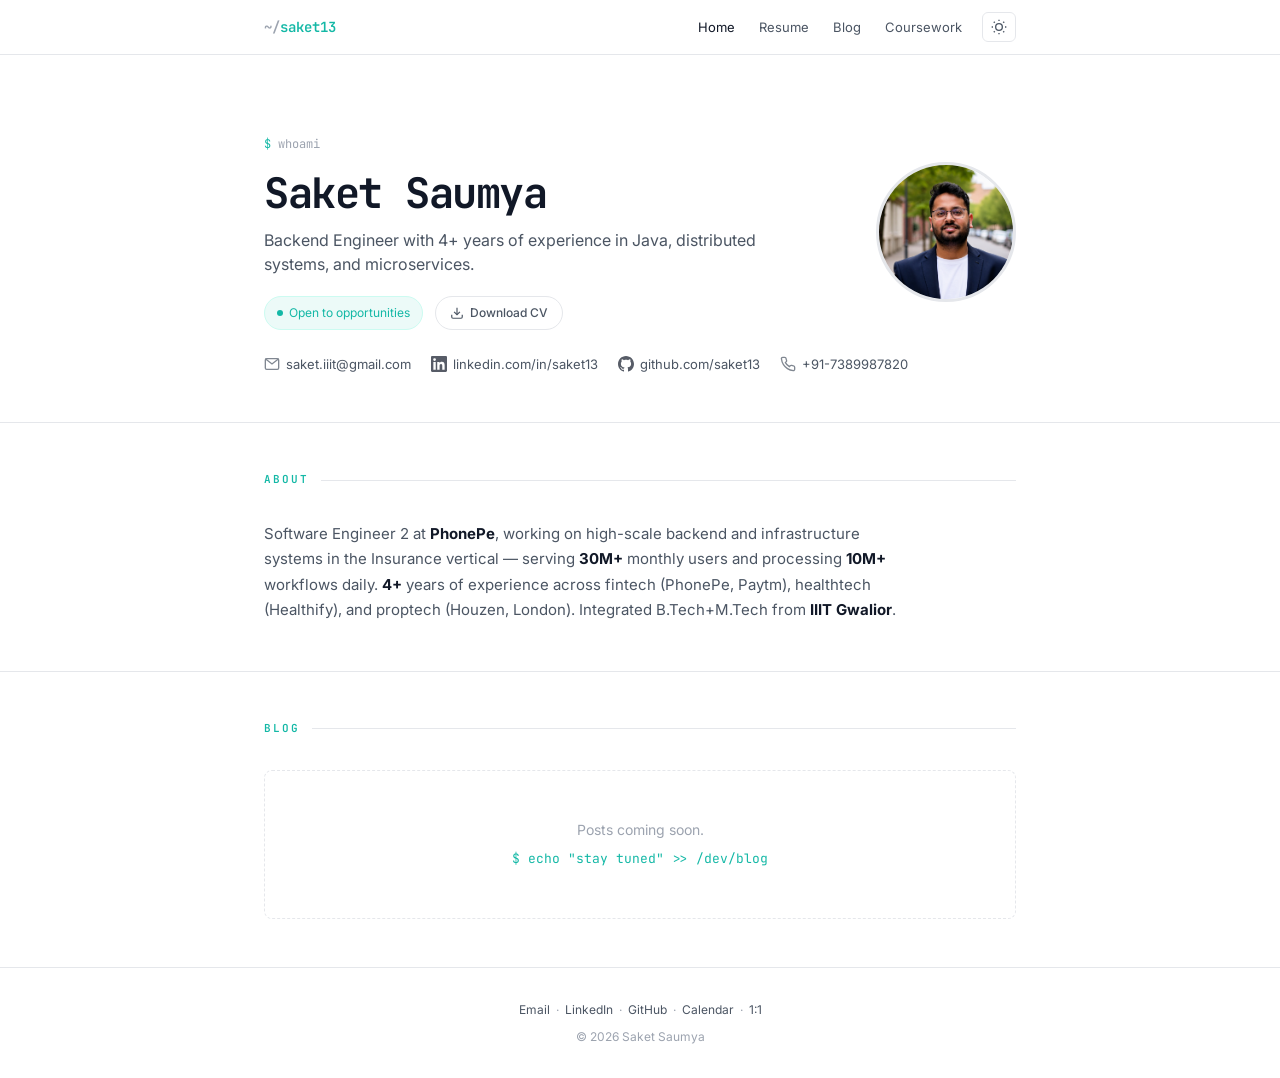
<file: index.html>
<!DOCTYPE html>
<html lang="en">
<head>
    <meta charset="UTF-8">
    <meta name="viewport" content="width=device-width, initial-scale=1.0">
    <title>Saket Saumya — Backend Engineer</title>
    <meta name="description" content="Backend Engineer with 4+ years of experience in Java, distributed systems, and microservices.">
    <link rel="preconnect" href="https://fonts.googleapis.com">
    <link rel="preconnect" href="https://fonts.gstatic.com" crossorigin>
    <link href="https://fonts.googleapis.com/css2?family=Inter:wght@300;400;500;600;700&family=JetBrains+Mono:wght@400;500;600;700&display=swap" rel="stylesheet">
    <script>
        (function() {
            var t = localStorage.getItem('theme');
            if (!t) t = window.matchMedia('(prefers-color-scheme: dark)').matches ? 'dark' : 'light';
            document.documentElement.setAttribute('data-theme', t);
        })();
    </script>
    <link rel="stylesheet" href="style.css">
</head>
<body>

<!-- Navigation -->
<nav>
    <div class="container">
        <a href="index.html" class="nav-logo"><span>~/</span>saket13</a>
        <div class="nav-right">
            <ul class="nav-links">
                <li><a href="index.html" class="active">Home</a></li>
                <li><a href="resume.html">Resume</a></li>
                <li><a href="blog.html">Blog</a></li>
                <li><a href="coursework.html">Coursework</a></li>
            </ul>
            <button class="theme-toggle" onclick="toggleTheme()" aria-label="Toggle theme">
                <svg class="icon-moon" viewBox="0 0 24 24" fill="none" stroke="currentColor" stroke-width="2"><path d="M21 12.79A9 9 0 1 1 11.21 3 7 7 0 0 0 21 12.79z"/></svg>
                <svg class="icon-sun" viewBox="0 0 24 24" fill="none" stroke="currentColor" stroke-width="2"><circle cx="12" cy="12" r="5"/><line x1="12" y1="1" x2="12" y2="3"/><line x1="12" y1="21" x2="12" y2="23"/><line x1="4.22" y1="4.22" x2="5.64" y2="5.64"/><line x1="18.36" y1="18.36" x2="19.78" y2="19.78"/><line x1="1" y1="12" x2="3" y2="12"/><line x1="21" y1="12" x2="23" y2="12"/><line x1="4.22" y1="19.78" x2="5.64" y2="18.36"/><line x1="18.36" y1="5.64" x2="19.78" y2="4.22"/></svg>
            </button>
        </div>
    </div>
</nav>

<!-- Hero -->
<header class="hero">
    <div class="container">
        <div class="hero-content">
            <div class="hero-text">
                <div class="hero-terminal"><span class="prompt">$</span> whoami</div>
                <h1>Saket Saumya</h1>
                <p class="hero-subtitle">Backend Engineer with 4+ years of experience in Java, distributed systems, and microservices.</p>

        <div class="hero-actions">
            <div class="status-badge">
                <span class="status-dot"></span>
                Open to opportunities
            </div>
            <a href="Saket_Saumya_SDE_2.pdf" download class="cv-button">
                <svg viewBox="0 0 24 24" fill="none" stroke="currentColor" stroke-width="2" width="14" height="14"><path d="M21 15v4a2 2 0 01-2 2H5a2 2 0 01-2-2v-4"/><polyline points="7 10 12 15 17 10"/><line x1="12" y1="15" x2="12" y2="3"/></svg>
                Download CV
            </a>
        </div>

            </div>
            <img src="photo.png" alt="Saket Saumya" class="hero-photo">
        </div>

        <div class="hero-links">
            <a href="mailto:saket.iiit@gmail.com">
                <svg class="icon" viewBox="0 0 24 24" fill="none" stroke="currentColor" stroke-width="2"><rect x="2" y="4" width="20" height="16" rx="2"/><path d="m22 4-10 8L2 4"/></svg>
                saket.iiit@gmail.com
            </a>
            <a href="https://linkedin.com/in/saket13" target="_blank">
                <svg class="icon" viewBox="0 0 24 24" fill="currentColor"><path d="M20.447 20.452h-3.554v-5.569c0-1.328-.027-3.037-1.852-3.037-1.853 0-2.136 1.445-2.136 2.939v5.667H9.351V9h3.414v1.561h.046c.477-.9 1.637-1.85 3.37-1.85 3.601 0 4.267 2.37 4.267 5.455v6.286zM5.337 7.433a2.062 2.062 0 01-2.063-2.065 2.064 2.064 0 112.063 2.065zm1.782 13.019H3.555V9h3.564v11.452zM22.225 0H1.771C.792 0 0 .774 0 1.729v20.542C0 23.227.792 24 1.771 24h20.451C23.2 24 24 23.227 24 22.271V1.729C24 .774 23.2 0 22.222 0h.003z"/></svg>
                linkedin.com/in/saket13
            </a>
            <a href="https://github.com/saket13" target="_blank">
                <svg class="icon" viewBox="0 0 24 24" fill="currentColor"><path d="M12 0c-6.626 0-12 5.373-12 12 0 5.302 3.438 9.8 8.207 11.387.599.111.793-.261.793-.577v-2.234c-3.338.726-4.033-1.416-4.033-1.416-.546-1.387-1.333-1.756-1.333-1.756-1.089-.745.083-.729.083-.729 1.205.084 1.839 1.237 1.839 1.237 1.07 1.834 2.807 1.304 3.492.997.107-.775.418-1.305.762-1.604-2.665-.305-5.467-1.334-5.467-5.931 0-1.311.469-2.381 1.236-3.221-.124-.303-.535-1.524.117-3.176 0 0 1.008-.322 3.301 1.23.957-.266 1.983-.399 3.003-.404 1.02.005 2.047.138 3.006.404 2.291-1.552 3.297-1.23 3.297-1.23.653 1.653.242 2.874.118 3.176.77.84 1.235 1.911 1.235 3.221 0 4.609-2.807 5.624-5.479 5.921.43.372.823 1.102.823 2.222v3.293c0 .319.192.694.801.576 4.765-1.589 8.199-6.086 8.199-11.386 0-6.627-5.373-12-12-12z"/></svg>
                github.com/saket13
            </a>
            <a href="tel:+917389987820">
                <svg class="icon" viewBox="0 0 24 24" fill="none" stroke="currentColor" stroke-width="2"><path d="M22 16.92v3a2 2 0 01-2.18 2 19.79 19.79 0 01-8.63-3.07 19.5 19.5 0 01-6-6 19.79 19.79 0 01-3.07-8.67A2 2 0 014.11 2h3a2 2 0 012 1.72 12.84 12.84 0 00.7 2.81 2 2 0 01-.45 2.11L8.09 9.91a16 16 0 006 6l1.27-1.27a2 2 0 012.11-.45 12.84 12.84 0 002.81.7A2 2 0 0122 16.92z"/></svg>
                +91-7389987820
            </a>
        </div>
    </div>
</header>

<!-- About -->
<section class="section">
    <div class="container">
        <div class="section-header">About</div>
        <p class="about-text">
            Software Engineer 2 at <strong>PhonePe</strong>, working on high-scale backend and infrastructure systems in the Insurance vertical — serving <strong>30M+</strong> monthly users and processing <strong>10M+</strong> workflows daily. <strong>4+</strong> years of experience across fintech (PhonePe, Paytm), healthtech (Healthify), and proptech (Houzen, London). Integrated B.Tech+M.Tech from <strong>IIIT Gwalior</strong>.
        </p>

    </div>
</section>

<!-- Blog -->
<section class="section">
    <div class="container">
        <div class="section-header">Blog</div>
        <div class="blog-empty">
            <p>Posts coming soon.</p>
            <p class="terminal-text">$ echo "stay tuned" >> /dev/blog</p>
        </div>
    </div>
</section>

<!-- Footer -->
<footer>
    <div class="container">
        <p style="margin-bottom: 8px;">
            <a href="mailto:saket.iiit@gmail.com">Email</a> &nbsp;&middot;&nbsp;
            <a href="https://linkedin.com/in/saket13" target="_blank">LinkedIn</a> &nbsp;&middot;&nbsp;
            <a href="https://github.com/saket13" target="_blank">GitHub</a> &nbsp;&middot;&nbsp;
            <a href="https://calendly.com/saket13" target="_blank">Calendar</a> &nbsp;&middot;&nbsp;
            <a href="https://topmate.io/saket13" target="_blank">1:1</a>
        </p>
        <p>&copy; 2026 Saket Saumya</p>
    </div>
</footer>

<script>
    function getPreferredTheme() {
        const stored = localStorage.getItem('theme');
        if (stored) return stored;
        return window.matchMedia('(prefers-color-scheme: dark)').matches ? 'dark' : 'light';
    }
    function applyTheme(theme) {
        document.documentElement.setAttribute('data-theme', theme);
        localStorage.setItem('theme', theme);
    }
    function toggleTheme() {
        const current = document.documentElement.getAttribute('data-theme') || 'dark';
        applyTheme(current === 'dark' ? 'light' : 'dark');
    }
    applyTheme(getPreferredTheme());
</script>

<!-- Statcounter -->
<script type="text/javascript">
    var sc_project=12378379;
    var sc_invisible=1;
    var sc_security="c72a2f9c";
    var sc_https=1;
</script>
<script type="text/javascript" src="https://www.statcounter.com/counter/counter.js" async></script>

</body>
</html>
</file>
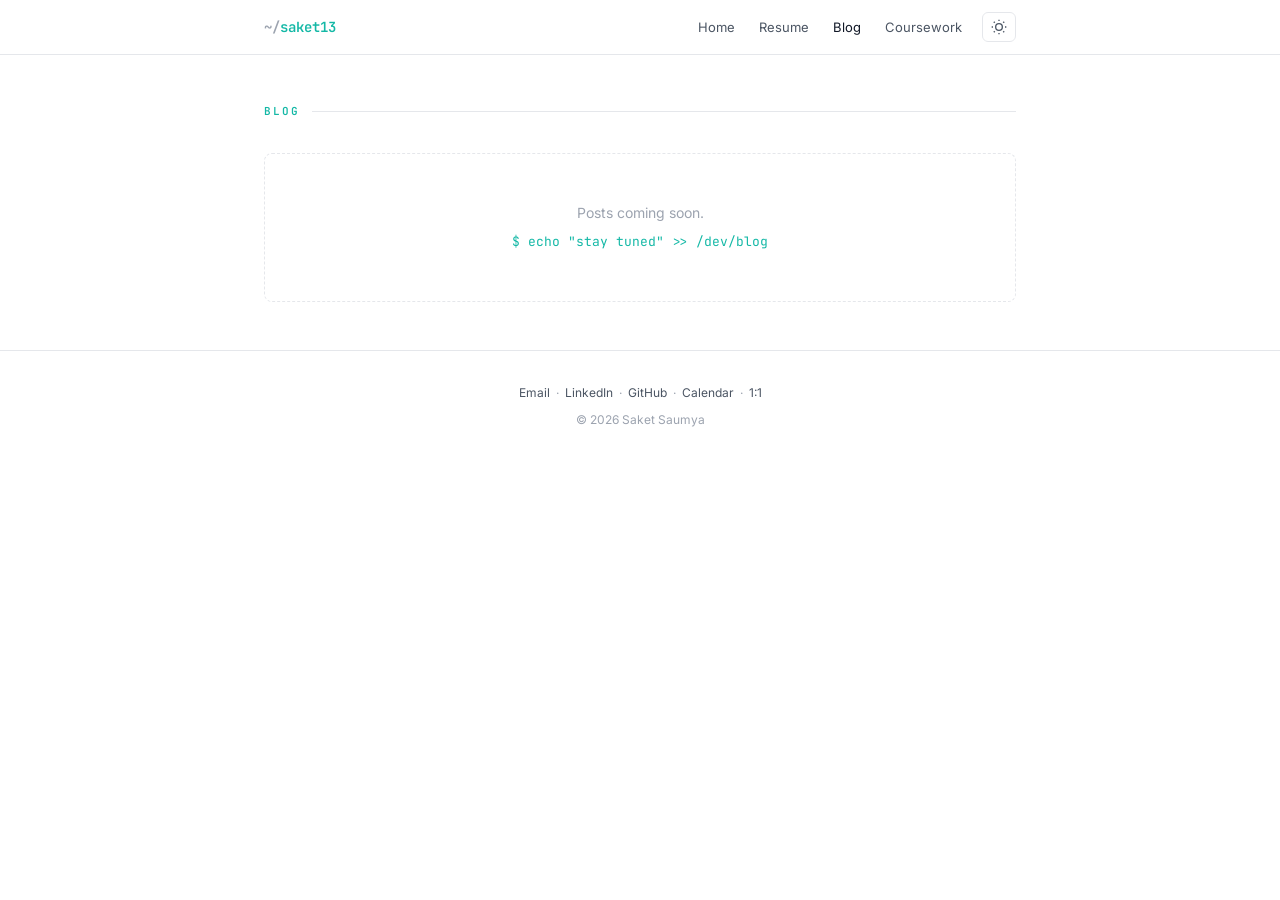
<file: blog.html>
<!DOCTYPE html>
<html lang="en">
<head>
    <meta charset="UTF-8">
    <meta name="viewport" content="width=device-width, initial-scale=1.0">
    <title>Blog — Saket Saumya</title>
    <meta name="description" content="Blog posts by Saket Saumya on engineering, systems design, and tech.">
    <link rel="preconnect" href="https://fonts.googleapis.com">
    <link rel="preconnect" href="https://fonts.gstatic.com" crossorigin>
    <link href="https://fonts.googleapis.com/css2?family=Inter:wght@300;400;500;600;700&family=JetBrains+Mono:wght@400;500;600;700&display=swap" rel="stylesheet">
    <script>
        (function() {
            var t = localStorage.getItem('theme');
            if (!t) t = window.matchMedia('(prefers-color-scheme: dark)').matches ? 'dark' : 'light';
            document.documentElement.setAttribute('data-theme', t);
        })();
    </script>
    <link rel="stylesheet" href="style.css">
</head>
<body>

<!-- Navigation -->
<nav>
    <div class="container">
        <a href="index.html" class="nav-logo"><span>~/</span>saket13</a>
        <div class="nav-right">
            <ul class="nav-links">
                <li><a href="index.html">Home</a></li>
                <li><a href="resume.html">Resume</a></li>
                <li><a href="blog.html" class="active">Blog</a></li>
                <li><a href="coursework.html">Coursework</a></li>
            </ul>
            <button class="theme-toggle" onclick="toggleTheme()" aria-label="Toggle theme">
                <svg class="icon-moon" viewBox="0 0 24 24" fill="none" stroke="currentColor" stroke-width="2"><path d="M21 12.79A9 9 0 1 1 11.21 3 7 7 0 0 0 21 12.79z"/></svg>
                <svg class="icon-sun" viewBox="0 0 24 24" fill="none" stroke="currentColor" stroke-width="2"><circle cx="12" cy="12" r="5"/><line x1="12" y1="1" x2="12" y2="3"/><line x1="12" y1="21" x2="12" y2="23"/><line x1="4.22" y1="4.22" x2="5.64" y2="5.64"/><line x1="18.36" y1="18.36" x2="19.78" y2="19.78"/><line x1="1" y1="12" x2="3" y2="12"/><line x1="21" y1="12" x2="23" y2="12"/><line x1="4.22" y1="19.78" x2="5.64" y2="18.36"/><line x1="18.36" y1="5.64" x2="19.78" y2="4.22"/></svg>
            </button>
        </div>
    </div>
</nav>

<!-- Blog -->
<section class="section" id="blog">
    <div class="container">
        <div class="section-header">Blog</div>
        <div class="blog-empty">
            <p>Posts coming soon.</p>
            <p class="terminal-text">$ echo "stay tuned" >> /dev/blog</p>
        </div>
    </div>
</section>

<!-- Footer -->
<footer>
    <div class="container">
        <p style="margin-bottom: 8px;">
            <a href="mailto:saket.iiit@gmail.com">Email</a> &nbsp;&middot;&nbsp;
            <a href="https://linkedin.com/in/saket13" target="_blank">LinkedIn</a> &nbsp;&middot;&nbsp;
            <a href="https://github.com/saket13" target="_blank">GitHub</a> &nbsp;&middot;&nbsp;
            <a href="https://calendly.com/saket13" target="_blank">Calendar</a> &nbsp;&middot;&nbsp;
            <a href="https://topmate.io/saket13" target="_blank">1:1</a>
        </p>
        <p>&copy; 2026 Saket Saumya</p>
    </div>
</footer>

<script>
    function getPreferredTheme() {
        const stored = localStorage.getItem('theme');
        if (stored) return stored;
        return window.matchMedia('(prefers-color-scheme: dark)').matches ? 'dark' : 'light';
    }
    function applyTheme(theme) {
        document.documentElement.setAttribute('data-theme', theme);
        localStorage.setItem('theme', theme);
    }
    function toggleTheme() {
        const current = document.documentElement.getAttribute('data-theme') || 'dark';
        applyTheme(current === 'dark' ? 'light' : 'dark');
    }
    applyTheme(getPreferredTheme());
</script>

</body>
</html>
</file>
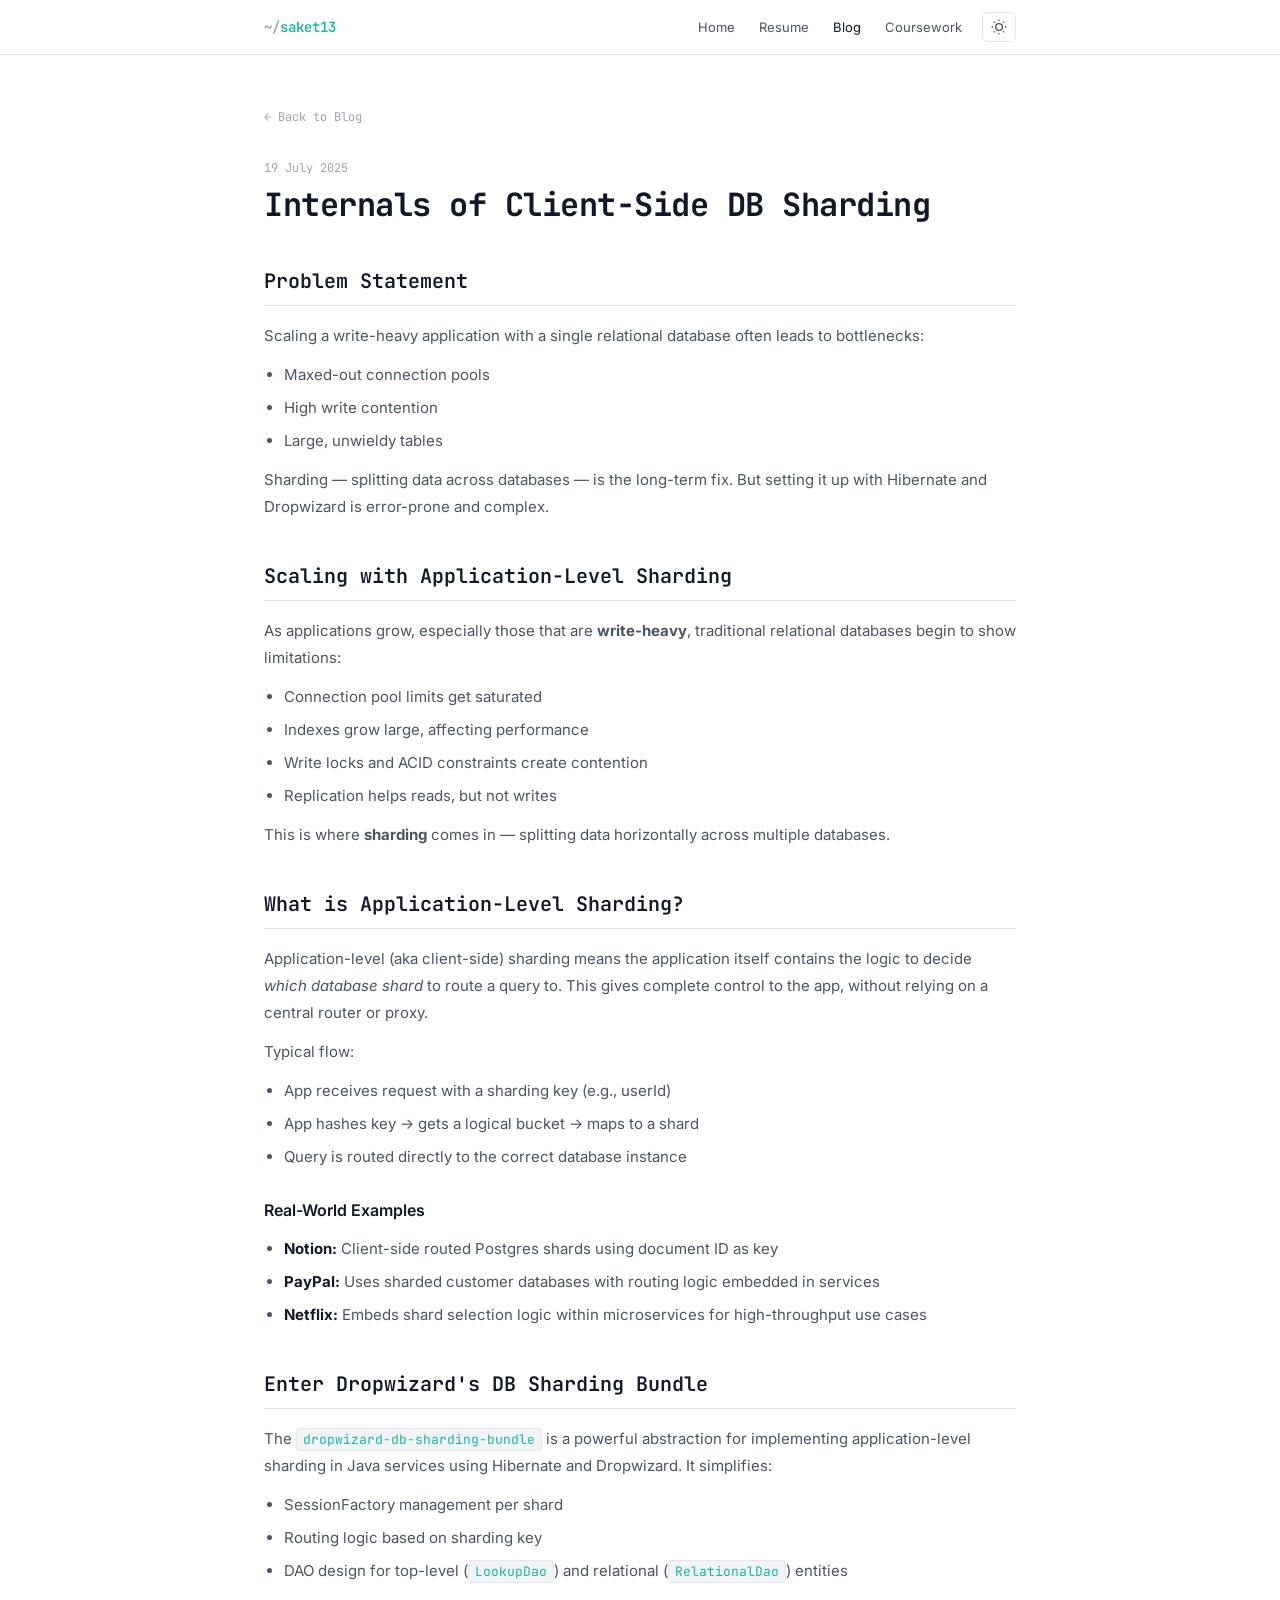
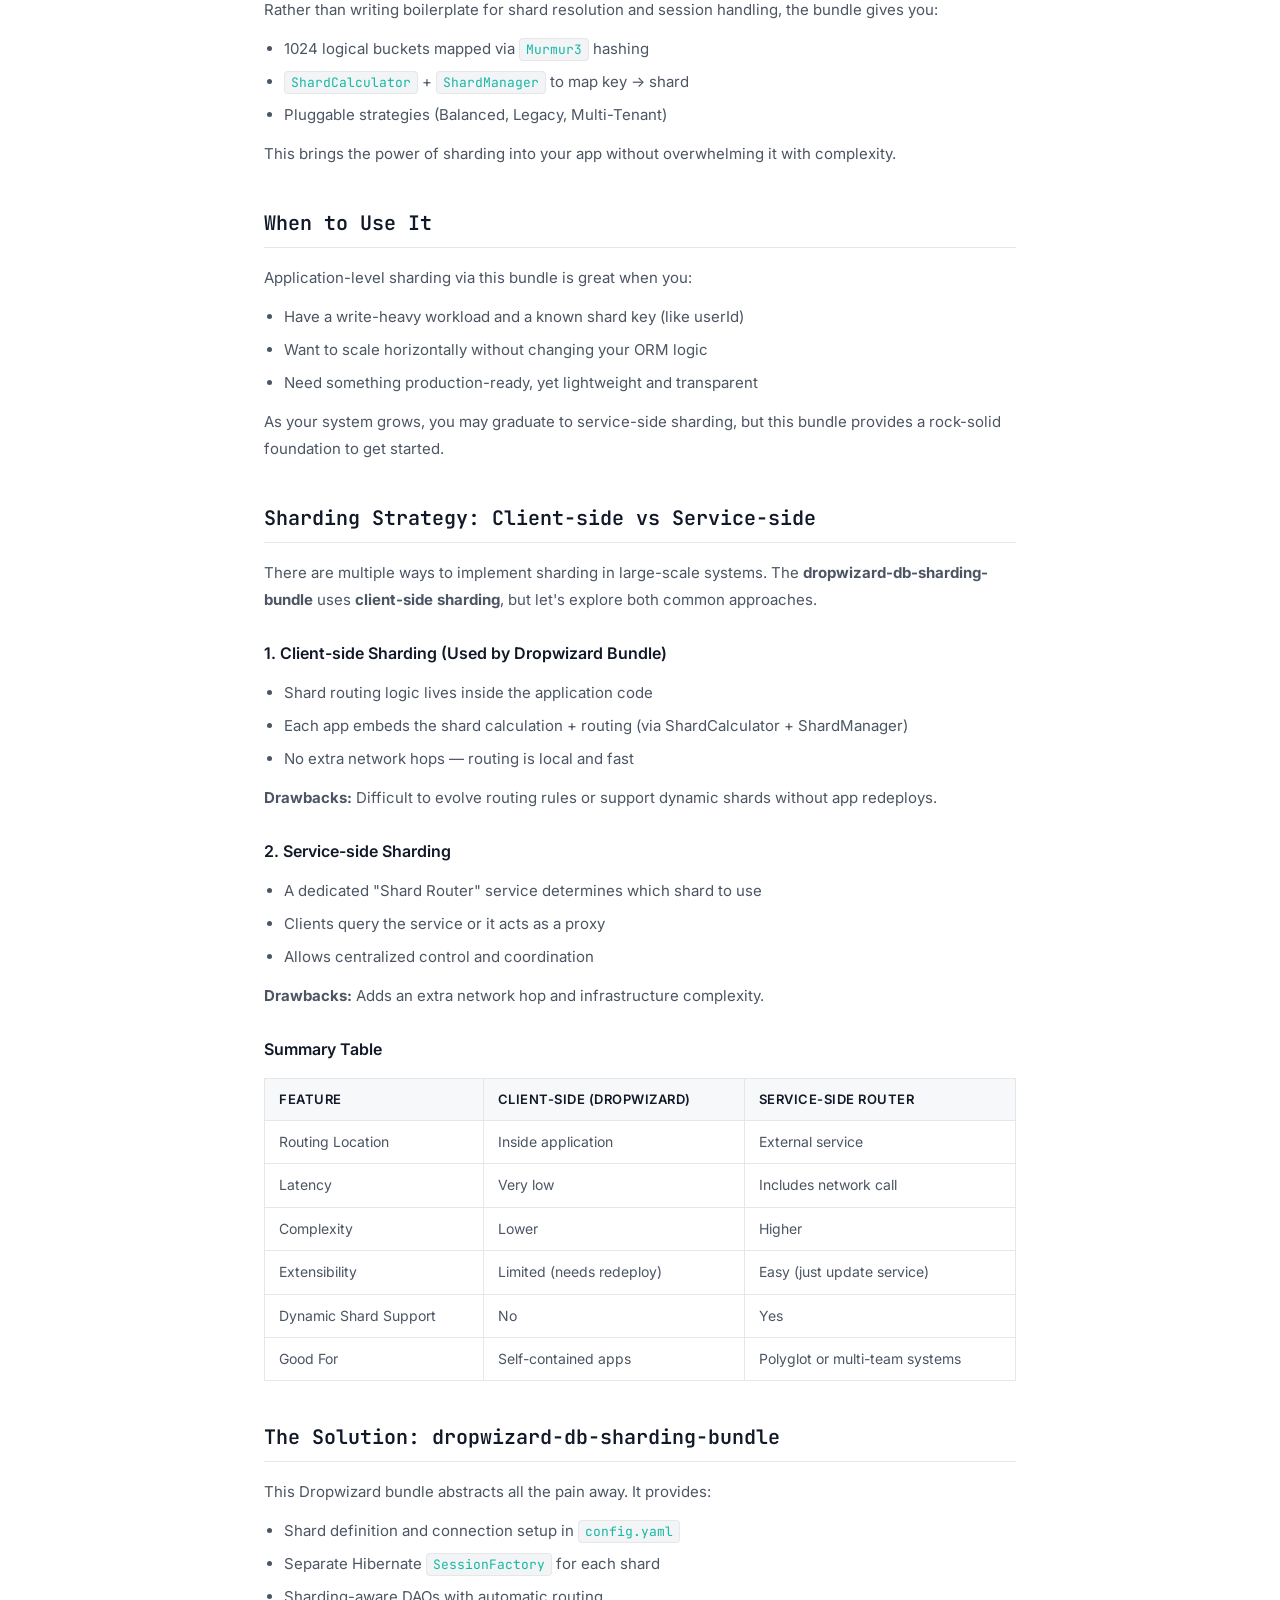
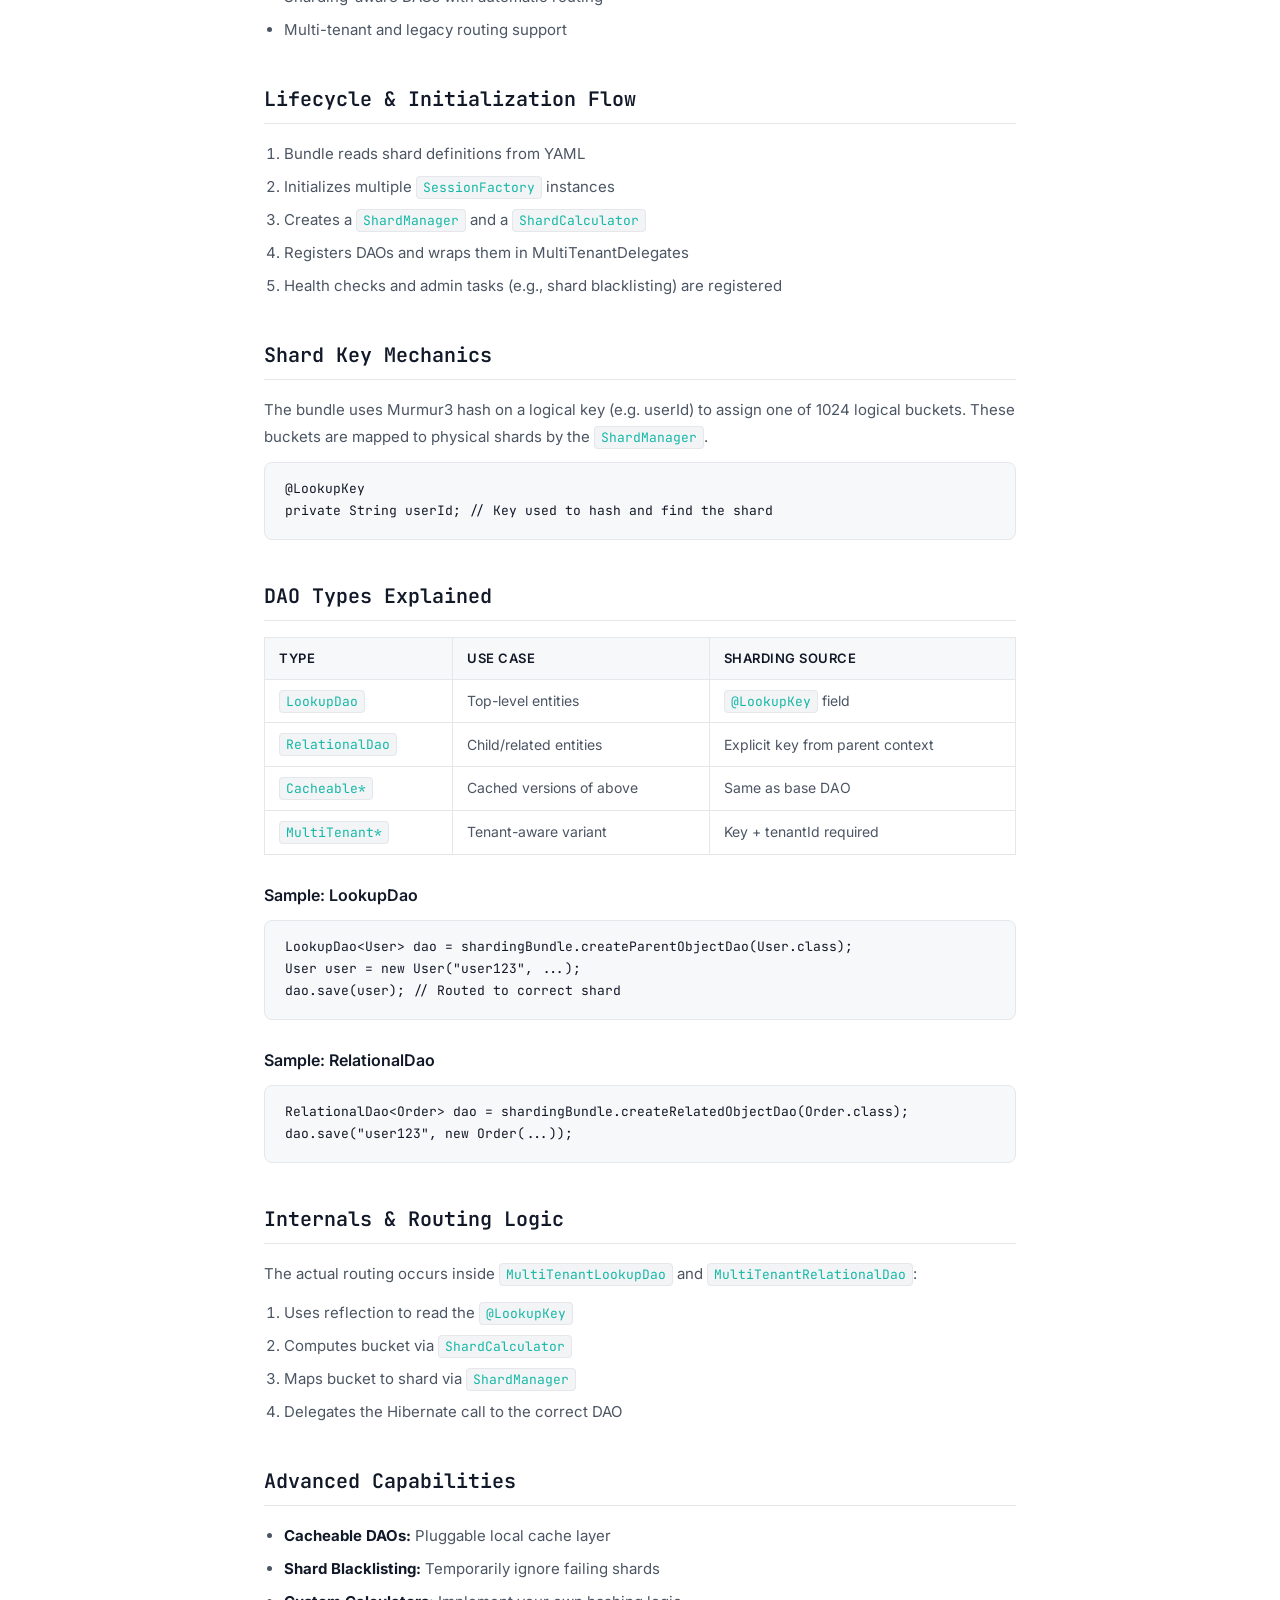
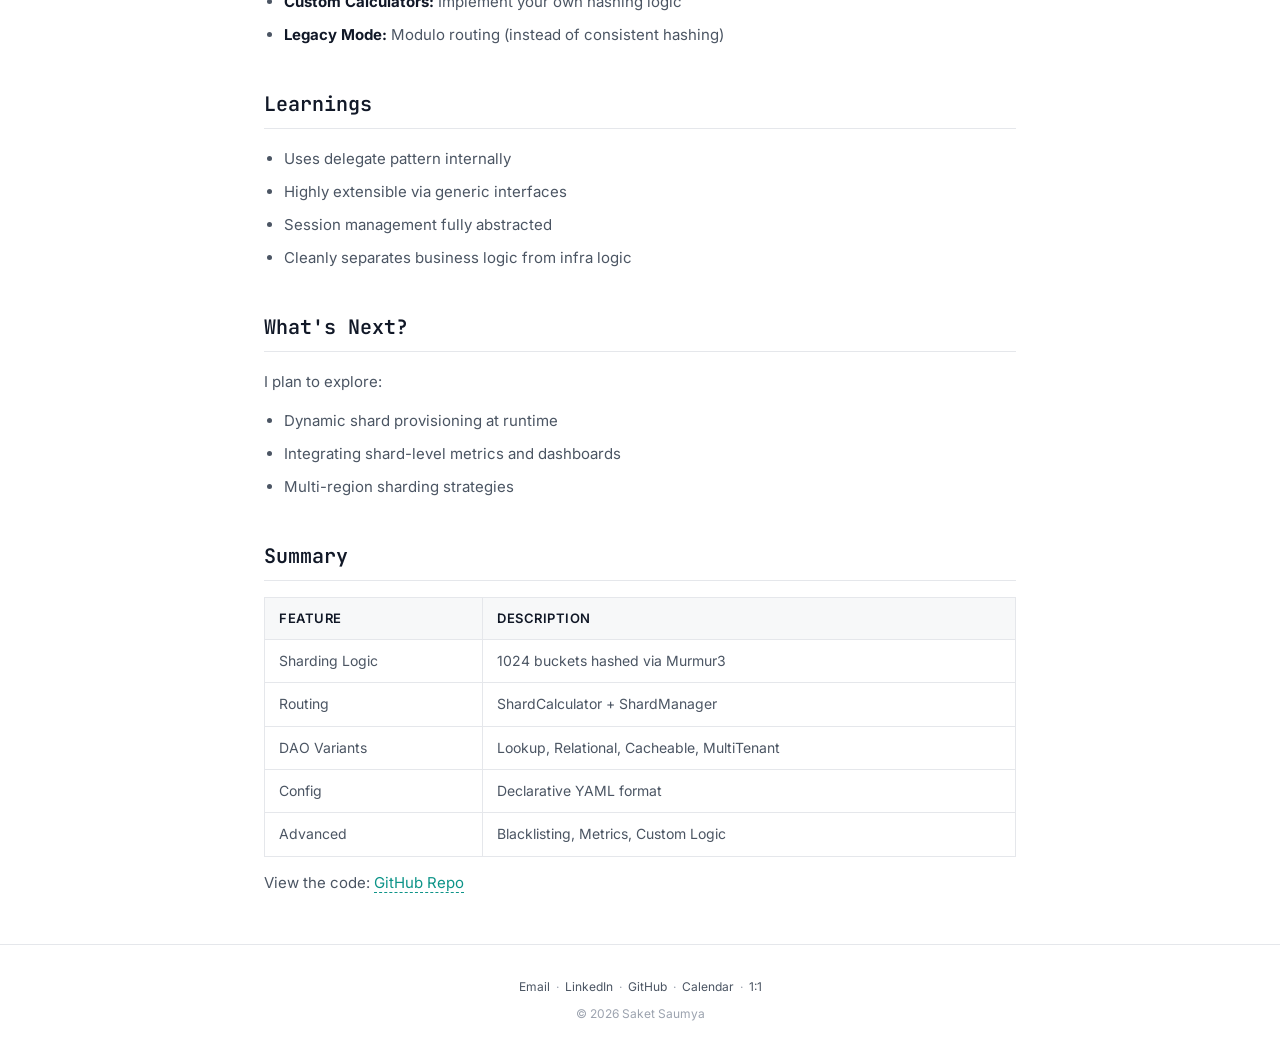
<file: client-side-db-sharding-1.html>
<!DOCTYPE html>
<html lang="en">
<head>
    <meta charset="UTF-8">
    <meta name="viewport" content="width=device-width, initial-scale=1.0">
    <title>Internals of Client-Side DB Sharding — Saket Saumya</title>
    <meta name="description" content="How client-side sharding works under the hood — shard key routing, bucket mapping, session management, and the open-source bundle powering 25+ teams at PhonePe.">
    <link rel="preconnect" href="https://fonts.googleapis.com">
    <link rel="preconnect" href="https://fonts.gstatic.com" crossorigin>
    <link href="https://fonts.googleapis.com/css2?family=Inter:wght@300;400;500;600;700&family=JetBrains+Mono:wght@400;500;600;700&display=swap" rel="stylesheet">
    <script>
        (function() {
            var t = localStorage.getItem('theme');
            if (!t) t = window.matchMedia('(prefers-color-scheme: light)').matches ? 'light' : 'dark';
            document.documentElement.setAttribute('data-theme', t);
        })();
    </script>
    <link rel="stylesheet" href="style.css">
    <style>
        .blog-post { max-width: 100%; }
        .blog-post h2 {
            font-family: 'JetBrains Mono', monospace;
            font-size: 20px;
            font-weight: 600;
            color: var(--text-primary);
            margin-top: 40px;
            margin-bottom: 16px;
            padding-bottom: 8px;
            border-bottom: 1px solid var(--border);
        }
        .blog-post h3 {
            font-size: 16px;
            font-weight: 600;
            color: var(--text-primary);
            margin-top: 28px;
            margin-bottom: 12px;
        }
        .blog-post p {
            font-size: 15px;
            color: var(--text-secondary);
            line-height: 1.8;
            margin-top: 12px;
        }
        .blog-post ul, .blog-post ol {
            margin-top: 12px;
            padding-left: 20px;
        }
        .blog-post li {
            font-size: 15px;
            color: var(--text-secondary);
            line-height: 1.8;
            margin-bottom: 6px;
        }
        .blog-post li strong {
            color: var(--text-primary);
        }
        .blog-post code {
            font-family: 'JetBrains Mono', monospace;
            font-size: 13px;
            background: var(--tag-bg);
            border: 1px solid var(--tag-border);
            padding: 2px 6px;
            border-radius: 4px;
            color: var(--accent);
        }
        .blog-post pre {
            background: var(--bg-card);
            border: 1px solid var(--border);
            border-radius: 8px;
            padding: 16px 20px;
            overflow-x: auto;
            margin-top: 12px;
        }
        .blog-post pre code {
            background: none;
            border: none;
            padding: 0;
            font-size: 13px;
            color: var(--text-primary);
            line-height: 1.6;
        }
        .blog-post table {
            width: 100%;
            border-collapse: collapse;
            margin-top: 16px;
            font-size: 14px;
        }
        .blog-post th, .blog-post td {
            border: 1px solid var(--border);
            padding: 10px 14px;
            text-align: left;
            color: var(--text-secondary);
        }
        .blog-post th {
            background: var(--bg-card);
            color: var(--text-primary);
            font-weight: 600;
            font-size: 13px;
            text-transform: uppercase;
            letter-spacing: 0.5px;
        }
        .blog-post a {
            color: var(--link);
            text-decoration: none;
            border-bottom: 1px dashed var(--link);
        }
        .blog-post a:hover {
            color: var(--link-hover);
        }
        .blog-meta {
            font-family: 'JetBrains Mono', monospace;
            font-size: 12px;
            color: var(--text-muted);
            margin-bottom: 8px;
        }
        .blog-post-title {
            font-size: 32px;
            font-weight: 700;
            letter-spacing: -0.5px;
            line-height: 1.2;
            margin-bottom: 24px;
        }
        .blog-post blockquote {
            background: var(--bg-card);
            border-left: 3px solid var(--accent);
            padding: 16px 20px;
            border-radius: 0 8px 8px 0;
            margin-top: 16px;
        }
        .blog-post blockquote p {
            margin-top: 0;
        }
        .back-link {
            font-family: 'JetBrains Mono', monospace;
            font-size: 12px;
            color: var(--text-muted);
            text-decoration: none;
            display: inline-flex;
            align-items: center;
            gap: 4px;
            margin-bottom: 32px;
        }
        .back-link:hover { color: var(--accent); }
    </style>
</head>
<body>

<!-- Navigation -->
<nav>
    <div class="container">
        <a href="index.html" class="nav-logo"><span>~/</span>saket13</a>
        <div class="nav-right">
            <ul class="nav-links">
                <li><a href="index.html">Home</a></li>
                <li><a href="resume.html">Resume</a></li>
                <li><a href="blog.html" class="active">Blog</a></li>
                <li><a href="coursework.html">Coursework</a></li>
            </ul>
            <button class="theme-toggle" onclick="toggleTheme()" aria-label="Toggle theme">
                <svg class="icon-moon" viewBox="0 0 24 24" fill="none" stroke="currentColor" stroke-width="2"><path d="M21 12.79A9 9 0 1 1 11.21 3 7 7 0 0 0 21 12.79z"/></svg>
                <svg class="icon-sun" viewBox="0 0 24 24" fill="none" stroke="currentColor" stroke-width="2"><circle cx="12" cy="12" r="5"/><line x1="12" y1="1" x2="12" y2="3"/><line x1="12" y1="21" x2="12" y2="23"/><line x1="4.22" y1="4.22" x2="5.64" y2="5.64"/><line x1="18.36" y1="18.36" x2="19.78" y2="19.78"/><line x1="1" y1="12" x2="3" y2="12"/><line x1="21" y1="12" x2="23" y2="12"/><line x1="4.22" y1="19.78" x2="5.64" y2="18.36"/><line x1="18.36" y1="5.64" x2="19.78" y2="4.22"/></svg>
            </button>
        </div>
    </div>
</nav>

<!-- Blog Post -->
<section class="section">
    <div class="container">
        <a href="blog.html" class="back-link">&larr; Back to Blog</a>
        <div class="blog-post">
            <div class="blog-meta">19 July 2025</div>
            <h1 class="blog-post-title">Internals of Client-Side DB Sharding</h1>

            <h2>Problem Statement</h2>
            <p>Scaling a write-heavy application with a single relational database often leads to bottlenecks:</p>
            <ul>
                <li>Maxed-out connection pools</li>
                <li>High write contention</li>
                <li>Large, unwieldy tables</li>
            </ul>
            <p>Sharding — splitting data across databases — is the long-term fix. But setting it up with Hibernate and Dropwizard is error-prone and complex.</p>

            <h2>Scaling with Application-Level Sharding</h2>
            <p>As applications grow, especially those that are <strong>write-heavy</strong>, traditional relational databases begin to show limitations:</p>
            <ul>
                <li>Connection pool limits get saturated</li>
                <li>Indexes grow large, affecting performance</li>
                <li>Write locks and ACID constraints create contention</li>
                <li>Replication helps reads, but not writes</li>
            </ul>
            <p>This is where <strong>sharding</strong> comes in — splitting data horizontally across multiple databases.</p>

            <h2>What is Application-Level Sharding?</h2>
            <p>Application-level (aka client-side) sharding means the application itself contains the logic to decide <em>which database shard</em> to route a query to. This gives complete control to the app, without relying on a central router or proxy.</p>
            <p>Typical flow:</p>
            <ul>
                <li>App receives request with a sharding key (e.g., userId)</li>
                <li>App hashes key → gets a logical bucket → maps to a shard</li>
                <li>Query is routed directly to the correct database instance</li>
            </ul>

            <h3>Real-World Examples</h3>
            <ul>
                <li><strong>Notion:</strong> Client-side routed Postgres shards using document ID as key</li>
                <li><strong>PayPal:</strong> Uses sharded customer databases with routing logic embedded in services</li>
                <li><strong>Netflix:</strong> Embeds shard selection logic within microservices for high-throughput use cases</li>
            </ul>

            <h2>Enter Dropwizard's DB Sharding Bundle</h2>
            <p>The <code>dropwizard-db-sharding-bundle</code> is a powerful abstraction for implementing application-level sharding in Java services using Hibernate and Dropwizard. It simplifies:</p>
            <ul>
                <li>SessionFactory management per shard</li>
                <li>Routing logic based on sharding key</li>
                <li>DAO design for top-level (<code>LookupDao</code>) and relational (<code>RelationalDao</code>) entities</li>
            </ul>
            <p>Rather than writing boilerplate for shard resolution and session handling, the bundle gives you:</p>
            <ul>
                <li>1024 logical buckets mapped via <code>Murmur3</code> hashing</li>
                <li><code>ShardCalculator</code> + <code>ShardManager</code> to map key → shard</li>
                <li>Pluggable strategies (Balanced, Legacy, Multi-Tenant)</li>
            </ul>
            <p>This brings the power of sharding into your app without overwhelming it with complexity.</p>

            <h2>When to Use It</h2>
            <p>Application-level sharding via this bundle is great when you:</p>
            <ul>
                <li>Have a write-heavy workload and a known shard key (like userId)</li>
                <li>Want to scale horizontally without changing your ORM logic</li>
                <li>Need something production-ready, yet lightweight and transparent</li>
            </ul>
            <p>As your system grows, you may graduate to service-side sharding, but this bundle provides a rock-solid foundation to get started.</p>

            <h2>Sharding Strategy: Client-side vs Service-side</h2>
            <p>There are multiple ways to implement sharding in large-scale systems. The <strong>dropwizard-db-sharding-bundle</strong> uses <strong>client-side sharding</strong>, but let's explore both common approaches.</p>

            <h3>1. Client-side Sharding (Used by Dropwizard Bundle)</h3>
            <ul>
                <li>Shard routing logic lives inside the application code</li>
                <li>Each app embeds the shard calculation + routing (via ShardCalculator + ShardManager)</li>
                <li>No extra network hops — routing is local and fast</li>
            </ul>
            <p><strong>Drawbacks:</strong> Difficult to evolve routing rules or support dynamic shards without app redeploys.</p>

            <h3>2. Service-side Sharding</h3>
            <ul>
                <li>A dedicated "Shard Router" service determines which shard to use</li>
                <li>Clients query the service or it acts as a proxy</li>
                <li>Allows centralized control and coordination</li>
            </ul>
            <p><strong>Drawbacks:</strong> Adds an extra network hop and infrastructure complexity.</p>

            <h3>Summary Table</h3>
            <table>
                <thead><tr><th>Feature</th><th>Client-side (Dropwizard)</th><th>Service-side Router</th></tr></thead>
                <tbody>
                    <tr><td>Routing Location</td><td>Inside application</td><td>External service</td></tr>
                    <tr><td>Latency</td><td>Very low</td><td>Includes network call</td></tr>
                    <tr><td>Complexity</td><td>Lower</td><td>Higher</td></tr>
                    <tr><td>Extensibility</td><td>Limited (needs redeploy)</td><td>Easy (just update service)</td></tr>
                    <tr><td>Dynamic Shard Support</td><td>No</td><td>Yes</td></tr>
                    <tr><td>Good For</td><td>Self-contained apps</td><td>Polyglot or multi-team systems</td></tr>
                </tbody>
            </table>

            <h2>The Solution: dropwizard-db-sharding-bundle</h2>
            <p>This Dropwizard bundle abstracts all the pain away. It provides:</p>
            <ul>
                <li>Shard definition and connection setup in <code>config.yaml</code></li>
                <li>Separate Hibernate <code>SessionFactory</code> for each shard</li>
                <li>Sharding-aware DAOs with automatic routing</li>
                <li>Multi-tenant and legacy routing support</li>
            </ul>

            <h2>Lifecycle &amp; Initialization Flow</h2>
            <ol>
                <li>Bundle reads shard definitions from YAML</li>
                <li>Initializes multiple <code>SessionFactory</code> instances</li>
                <li>Creates a <code>ShardManager</code> and a <code>ShardCalculator</code></li>
                <li>Registers DAOs and wraps them in MultiTenantDelegates</li>
                <li>Health checks and admin tasks (e.g., shard blacklisting) are registered</li>
            </ol>

            <h2>Shard Key Mechanics</h2>
            <p>The bundle uses Murmur3 hash on a logical key (e.g. userId) to assign one of 1024 logical buckets. These buckets are mapped to physical shards by the <code>ShardManager</code>.</p>
            <pre><code>@LookupKey
private String userId; // Key used to hash and find the shard</code></pre>

            <h2>DAO Types Explained</h2>
            <table>
                <thead><tr><th>Type</th><th>Use Case</th><th>Sharding Source</th></tr></thead>
                <tbody>
                    <tr><td><code>LookupDao</code></td><td>Top-level entities</td><td><code>@LookupKey</code> field</td></tr>
                    <tr><td><code>RelationalDao</code></td><td>Child/related entities</td><td>Explicit key from parent context</td></tr>
                    <tr><td><code>Cacheable*</code></td><td>Cached versions of above</td><td>Same as base DAO</td></tr>
                    <tr><td><code>MultiTenant*</code></td><td>Tenant-aware variant</td><td>Key + tenantId required</td></tr>
                </tbody>
            </table>

            <h3>Sample: LookupDao</h3>
            <pre><code>LookupDao&lt;User&gt; dao = shardingBundle.createParentObjectDao(User.class);
User user = new User("user123", ...);
dao.save(user); // Routed to correct shard</code></pre>

            <h3>Sample: RelationalDao</h3>
            <pre><code>RelationalDao&lt;Order&gt; dao = shardingBundle.createRelatedObjectDao(Order.class);
dao.save("user123", new Order(...));</code></pre>

            <h2>Internals &amp; Routing Logic</h2>
            <p>The actual routing occurs inside <code>MultiTenantLookupDao</code> and <code>MultiTenantRelationalDao</code>:</p>
            <ol>
                <li>Uses reflection to read the <code>@LookupKey</code></li>
                <li>Computes bucket via <code>ShardCalculator</code></li>
                <li>Maps bucket to shard via <code>ShardManager</code></li>
                <li>Delegates the Hibernate call to the correct DAO</li>
            </ol>

            <h2>Advanced Capabilities</h2>
            <ul>
                <li><strong>Cacheable DAOs:</strong> Pluggable local cache layer</li>
                <li><strong>Shard Blacklisting:</strong> Temporarily ignore failing shards</li>
                <li><strong>Custom Calculators:</strong> Implement your own hashing logic</li>
                <li><strong>Legacy Mode:</strong> Modulo routing (instead of consistent hashing)</li>
            </ul>

            <h2>Learnings</h2>
            <ul>
                <li>Uses delegate pattern internally</li>
                <li>Highly extensible via generic interfaces</li>
                <li>Session management fully abstracted</li>
                <li>Cleanly separates business logic from infra logic</li>
            </ul>

            <h2>What's Next?</h2>
            <p>I plan to explore:</p>
            <ul>
                <li>Dynamic shard provisioning at runtime</li>
                <li>Integrating shard-level metrics and dashboards</li>
                <li>Multi-region sharding strategies</li>
            </ul>

            <h2>Summary</h2>
            <table>
                <thead><tr><th>Feature</th><th>Description</th></tr></thead>
                <tbody>
                    <tr><td>Sharding Logic</td><td>1024 buckets hashed via Murmur3</td></tr>
                    <tr><td>Routing</td><td>ShardCalculator + ShardManager</td></tr>
                    <tr><td>DAO Variants</td><td>Lookup, Relational, Cacheable, MultiTenant</td></tr>
                    <tr><td>Config</td><td>Declarative YAML format</td></tr>
                    <tr><td>Advanced</td><td>Blacklisting, Metrics, Custom Logic</td></tr>
                </tbody>
            </table>

            <p>View the code: <a href="https://github.com/santanusinha/dropwizard-db-sharding-bundle">GitHub Repo</a></p>
        </div>
    </div>
</section>

<!-- Footer -->
<footer>
    <div class="container">
        <p style="margin-bottom: 8px;">
            <a href="mailto:saket.iiit@gmail.com">Email</a> &nbsp;&middot;&nbsp;
            <a href="https://linkedin.com/in/saket13" target="_blank">LinkedIn</a> &nbsp;&middot;&nbsp;
            <a href="https://github.com/saket13" target="_blank">GitHub</a> &nbsp;&middot;&nbsp;
            <a href="https://calendly.com/saket13" target="_blank">Calendar</a> &nbsp;&middot;&nbsp;
            <a href="https://topmate.io/saket13" target="_blank">1:1</a>
        </p>
        <p>&copy; 2026 Saket Saumya</p>
    </div>
</footer>

<script>
    function getPreferredTheme() {
        const stored = localStorage.getItem('theme');
        if (stored) return stored;
        return window.matchMedia('(prefers-color-scheme: light)').matches ? 'light' : 'dark';
    }
    function applyTheme(theme) {
        document.documentElement.setAttribute('data-theme', theme);
        localStorage.setItem('theme', theme);
    }
    function toggleTheme() {
        const current = document.documentElement.getAttribute('data-theme') || 'dark';
        applyTheme(current === 'dark' ? 'light' : 'dark');
    }
    applyTheme(getPreferredTheme());
</script>

</body>
</html>
</file>
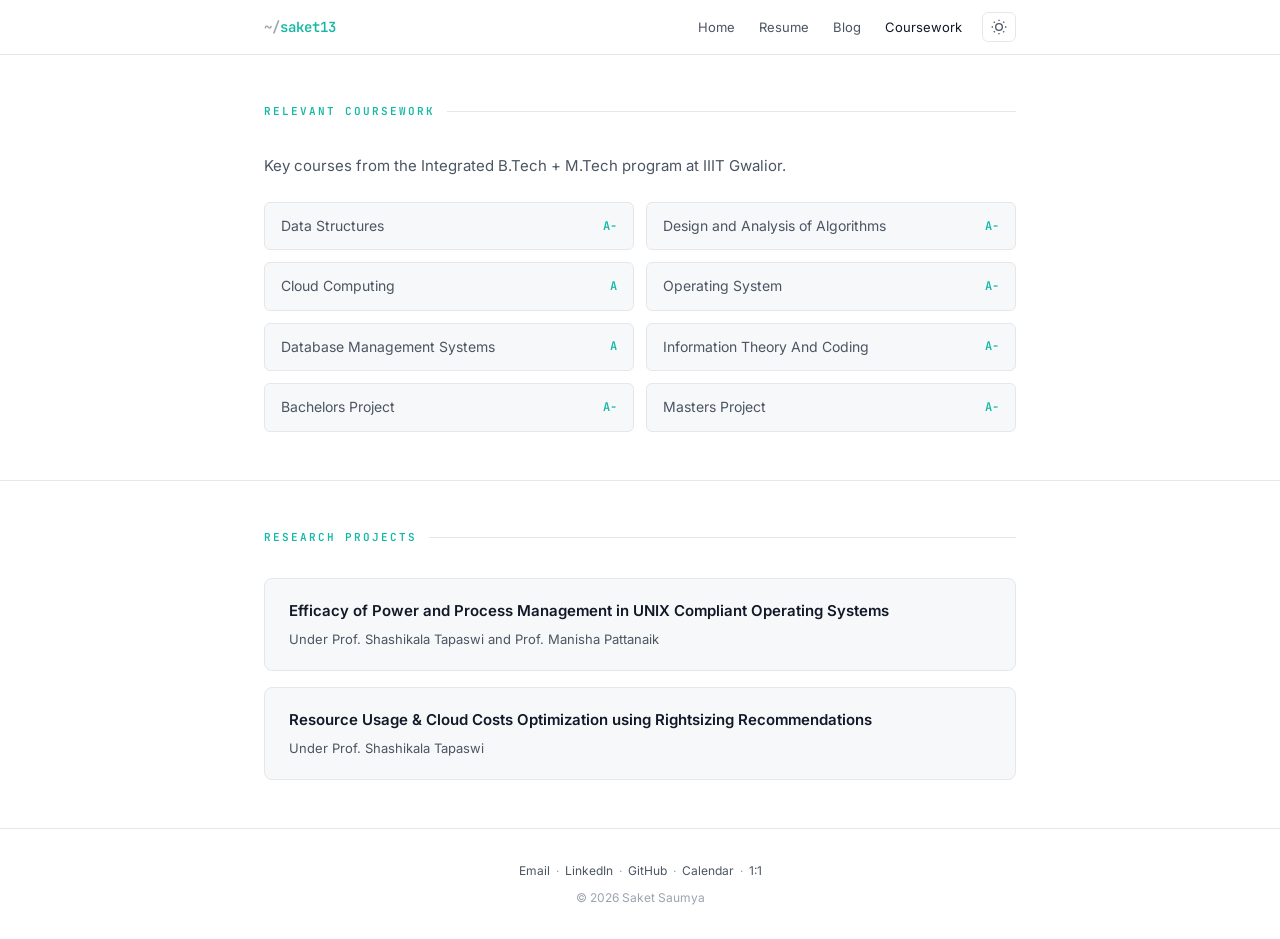
<file: coursework.html>
<!DOCTYPE html>
<html lang="en">
<head>
    <meta charset="UTF-8">
    <meta name="viewport" content="width=device-width, initial-scale=1.0">
    <title>Coursework — Saket Saumya</title>
    <meta name="description" content="Relevant coursework and research projects from IIIT Gwalior.">
    <link rel="preconnect" href="https://fonts.googleapis.com">
    <link rel="preconnect" href="https://fonts.gstatic.com" crossorigin>
    <link href="https://fonts.googleapis.com/css2?family=Inter:wght@300;400;500;600;700&family=JetBrains+Mono:wght@400;500;600;700&display=swap" rel="stylesheet">
    <script>
        (function() {
            var t = localStorage.getItem('theme');
            if (!t) t = window.matchMedia('(prefers-color-scheme: dark)').matches ? 'dark' : 'light';
            document.documentElement.setAttribute('data-theme', t);
        })();
    </script>
    <link rel="stylesheet" href="style.css">
</head>
<body>

<!-- Navigation -->
<nav>
    <div class="container">
        <a href="index.html" class="nav-logo"><span>~/</span>saket13</a>
        <div class="nav-right">
            <ul class="nav-links">
                <li><a href="index.html">Home</a></li>
                <li><a href="resume.html">Resume</a></li>
                <li><a href="blog.html">Blog</a></li>
                <li><a href="coursework.html" class="active">Coursework</a></li>
            </ul>
            <button class="theme-toggle" onclick="toggleTheme()" aria-label="Toggle theme">
                <svg class="icon-moon" viewBox="0 0 24 24" fill="none" stroke="currentColor" stroke-width="2"><path d="M21 12.79A9 9 0 1 1 11.21 3 7 7 0 0 0 21 12.79z"/></svg>
                <svg class="icon-sun" viewBox="0 0 24 24" fill="none" stroke="currentColor" stroke-width="2"><circle cx="12" cy="12" r="5"/><line x1="12" y1="1" x2="12" y2="3"/><line x1="12" y1="21" x2="12" y2="23"/><line x1="4.22" y1="4.22" x2="5.64" y2="5.64"/><line x1="18.36" y1="18.36" x2="19.78" y2="19.78"/><line x1="1" y1="12" x2="3" y2="12"/><line x1="21" y1="12" x2="23" y2="12"/><line x1="4.22" y1="19.78" x2="5.64" y2="18.36"/><line x1="18.36" y1="5.64" x2="19.78" y2="4.22"/></svg>
            </button>
        </div>
    </div>
</nav>

<!-- Coursework -->
<section class="section" id="coursework">
    <div class="container">
        <div class="section-header">Relevant Coursework</div>
        <p class="about-text" style="margin-bottom: 24px;">Key courses from the Integrated B.Tech + M.Tech program at IIIT Gwalior.</p>
        <div class="course-grid">
            <div class="course-item">
                <span>Data Structures</span>
                <span class="course-grade">A-</span>
            </div>
            <div class="course-item">
                <span>Design and Analysis of Algorithms</span>
                <span class="course-grade">A-</span>
            </div>
            <div class="course-item">
                <span>Cloud Computing</span>
                <span class="course-grade">A</span>
            </div>
            <div class="course-item">
                <span>Operating System</span>
                <span class="course-grade">A-</span>
            </div>
            <div class="course-item">
                <span>Database Management Systems</span>
                <span class="course-grade">A</span>
            </div>
            <div class="course-item">
                <span>Information Theory And Coding</span>
                <span class="course-grade">A-</span>
            </div>
            <div class="course-item">
                <span>Bachelors Project</span>
                <span class="course-grade">A-</span>
            </div>
            <div class="course-item">
                <span>Masters Project</span>
                <span class="course-grade">A-</span>
            </div>
        </div>
    </div>
</section>

<!-- Research Projects -->
<section class="section" id="research">
    <div class="container">
        <div class="section-header">Research Projects</div>

        <div class="research-card">
            <div class="research-title">Efficacy of Power and Process Management in UNIX Compliant Operating Systems</div>
            <div class="research-advisor">Under Prof. Shashikala Tapaswi and Prof. Manisha Pattanaik</div>
        </div>

        <div class="research-card">
            <div class="research-title">Resource Usage &amp; Cloud Costs Optimization using Rightsizing Recommendations</div>
            <div class="research-advisor">Under Prof. Shashikala Tapaswi</div>
        </div>
    </div>
</section>

<!-- Footer -->
<footer>
    <div class="container">
        <p style="margin-bottom: 8px;">
            <a href="mailto:saket.iiit@gmail.com">Email</a> &nbsp;&middot;&nbsp;
            <a href="https://linkedin.com/in/saket13" target="_blank">LinkedIn</a> &nbsp;&middot;&nbsp;
            <a href="https://github.com/saket13" target="_blank">GitHub</a> &nbsp;&middot;&nbsp;
            <a href="https://calendly.com/saket13" target="_blank">Calendar</a> &nbsp;&middot;&nbsp;
            <a href="https://topmate.io/saket13" target="_blank">1:1</a>
        </p>
        <p>&copy; 2026 Saket Saumya</p>
    </div>
</footer>

<script>
    function getPreferredTheme() {
        const stored = localStorage.getItem('theme');
        if (stored) return stored;
        return window.matchMedia('(prefers-color-scheme: dark)').matches ? 'dark' : 'light';
    }
    function applyTheme(theme) {
        document.documentElement.setAttribute('data-theme', theme);
        localStorage.setItem('theme', theme);
    }
    function toggleTheme() {
        const current = document.documentElement.getAttribute('data-theme') || 'dark';
        applyTheme(current === 'dark' ? 'light' : 'dark');
    }
    applyTheme(getPreferredTheme());
</script>

</body>
</html>
</file>
<file: style.css>
/* Light theme (default) */
:root, [data-theme="light"] {
    --bg-primary: #ffffff;
    --bg-secondary: #f8f9fa;
    --bg-card: #f7f8f9;
    --bg-card-hover: #f0f1f3;
    --border: #e5e7eb;
    --border-light: #d1d5db;
    --text-primary: #111827;
    --text-secondary: #4b5563;
    --text-muted: #9ca3af;
    --accent: #14b8a6;
    --accent-dim: #ccfbf1;
    --accent-glow: rgba(20, 184, 166, 0.08);
    --link: #0d9488;
    --link-hover: #0f766e;
    --tag-bg: #f3f4f6;
    --tag-border: #e5e7eb;
    --nav-bg: rgba(255, 255, 255, 0.9);
    --gh-icon-fill: #111827;
}

/* Dark theme */
[data-theme="dark"] {
    --bg-primary: #0a0a0a;
    --bg-secondary: #111111;
    --bg-card: #161616;
    --bg-card-hover: #1a1a1a;
    --border: #222222;
    --border-light: #2a2a2a;
    --text-primary: #e5e5e5;
    --text-secondary: #a0a0a0;
    --text-muted: #666666;
    --accent: #2dd4bf;
    --accent-dim: #134e4a;
    --accent-glow: rgba(45, 212, 191, 0.1);
    --link: #5eead4;
    --link-hover: #99f6e4;
    --tag-bg: #1e1e1e;
    --tag-border: #333333;
    --nav-bg: rgba(10, 10, 10, 0.85);
    --gh-icon-fill: #e5e5e5;
}

* {
    margin: 0;
    padding: 0;
    box-sizing: border-box;
}

body {
    font-family: 'Inter', -apple-system, BlinkMacSystemFont, 'Segoe UI', Roboto, sans-serif;
    background: var(--bg-primary);
    color: var(--text-primary);
    line-height: 1.6;
    -webkit-font-smoothing: antialiased;
    -moz-osx-font-smoothing: grayscale;
}

.container {
    max-width: 800px;
    margin: 0 auto;
    padding: 0 24px;
}

/* Navigation */
nav {
    position: sticky;
    top: 0;
    z-index: 100;
    background: var(--nav-bg);
    backdrop-filter: blur(12px);
    border-bottom: 1px solid var(--border);
    padding: 12px 0;
}

nav .container {
    display: flex;
    justify-content: space-between;
    align-items: center;
}

.nav-logo {
    font-family: 'JetBrains Mono', monospace;
    font-weight: 600;
    font-size: 14px;
    color: var(--accent);
    text-decoration: none;
}

.nav-logo span {
    color: var(--text-muted);
}

.nav-links {
    display: flex;
    gap: 24px;
    list-style: none;
}

.nav-links a {
    font-size: 13px;
    color: var(--text-secondary);
    text-decoration: none;
    transition: color 0.2s;
    font-weight: 400;
}

.nav-links a:hover, .nav-links a.active {
    color: var(--text-primary);
}

.theme-toggle {
    background: none;
    border: 1px solid var(--border);
    border-radius: 6px;
    padding: 6px 8px;
    cursor: pointer;
    color: var(--text-secondary);
    display: flex;
    align-items: center;
    justify-content: center;
    transition: color 0.2s, border-color 0.2s;
}

.theme-toggle:hover {
    color: var(--text-primary);
    border-color: var(--border-light);
}

.theme-toggle svg {
    width: 16px;
    height: 16px;
}

.theme-toggle .icon-sun { display: block; }
.theme-toggle .icon-moon { display: none; }
[data-theme="dark"] .theme-toggle .icon-sun { display: none; }
[data-theme="dark"] .theme-toggle .icon-moon { display: block; }

.nav-right {
    display: flex;
    align-items: center;
    gap: 20px;
}

/* Hero Section */
.hero {
    padding: 80px 0 48px;
    border-bottom: 1px solid var(--border);
}

.hero-terminal {
    font-family: 'JetBrains Mono', monospace;
    font-size: 12px;
    color: var(--text-muted);
    margin-bottom: 16px;
}

.hero-terminal .prompt {
    color: var(--accent);
}

h1 {
    font-family: 'JetBrains Mono', monospace;
    font-size: 42px;
    font-weight: 700;
    letter-spacing: -1.5px;
    line-height: 1.1;
    margin-bottom: 12px;
}

.hero-subtitle {
    font-size: 16px;
    color: var(--text-secondary);
    max-width: 560px;
    line-height: 1.5;
}

.hero-links {
    display: flex;
    gap: 20px;
    margin-top: 24px;
    flex-wrap: wrap;
}

.hero-links a {
    font-size: 13px;
    color: var(--text-secondary);
    text-decoration: none;
    display: flex;
    align-items: center;
    gap: 6px;
    transition: color 0.2s;
}

.hero-links a:hover {
    color: var(--accent);
}

.hero-links .icon {
    width: 16px;
    height: 16px;
    opacity: 0.7;
}

.status-badge {
    display: inline-flex;
    align-items: center;
    gap: 6px;
    padding: 6px 12px;
    border: 1px solid var(--accent-dim);
    border-radius: 20px;
    font-size: 12px;
    color: var(--accent);
    background: var(--accent-glow);
}

.hero-actions {
    display: flex;
    align-items: center;
    gap: 12px;
    margin-top: 20px;
    flex-wrap: wrap;
}

.cv-button {
    display: inline-flex;
    align-items: center;
    gap: 6px;
    padding: 6px 14px;
    border: 1px solid var(--border);
    border-radius: 20px;
    font-size: 12px;
    font-weight: 500;
    color: var(--text-secondary);
    text-decoration: none;
    transition: color 0.2s, border-color 0.2s;
}

.cv-button:hover {
    color: var(--accent);
    border-color: var(--accent);
}

.status-dot {
    width: 6px;
    height: 6px;
    border-radius: 50%;
    background: var(--accent);
    animation: pulse 2s infinite;
}

@keyframes pulse {
    0%, 100% { opacity: 1; }
    50% { opacity: 0.4; }
}

.hero-content {
    display: flex;
    align-items: center;
    justify-content: space-between;
    gap: 40px;
}

.hero-text {
    flex: 1;
}

.hero-photo {
    width: 140px;
    height: 140px;
    border-radius: 50%;
    object-fit: cover;
    border: 3px solid var(--border);
    flex-shrink: 0;
}

@media (max-width: 640px) {
    .hero-content {
        flex-direction: column-reverse;
        align-items: flex-start;
        gap: 20px;
    }
    .hero-photo {
        width: 100px;
        height: 100px;
    }
}

/* Section Headers */
.section {
    padding: 48px 0;
    border-bottom: 1px solid var(--border);
}

.section-header {
    font-family: 'JetBrains Mono', monospace;
    font-size: 11px;
    font-weight: 600;
    text-transform: uppercase;
    letter-spacing: 2px;
    color: var(--accent);
    margin-bottom: 32px;
    display: flex;
    align-items: center;
    gap: 12px;
}

.section-header::after {
    content: '';
    flex: 1;
    height: 1px;
    background: var(--border);
}

/* Experience Cards */
.exp-card {
    margin-bottom: 36px;
    padding: 24px;
    border: 1px solid var(--border);
    border-radius: 8px;
    background: var(--bg-card);
    transition: border-color 0.2s, background 0.2s;
}

.exp-card:hover {
    border-color: var(--border-light);
    background: var(--bg-card-hover);
}

.exp-card:last-child {
    margin-bottom: 0;
}

.exp-header {
    display: flex;
    justify-content: space-between;
    align-items: flex-start;
    margin-bottom: 4px;
    flex-wrap: wrap;
    gap: 8px;
}

.exp-company-row {
    display: flex;
    align-items: center;
    gap: 10px;
}

.company-icon {
    width: 32px;
    height: 32px;
    border-radius: 8px;
    object-fit: contain;
    background: #f3f4f6;
    padding: 4px;
    border: 1px solid var(--border);
    flex-shrink: 0;
}

[data-theme="dark"] .company-icon {
    background: #1e1e1e;
    border-color: #333333;
}

.company-icon.round {
    border-radius: 50%;
}

.exp-company {
    font-size: 18px;
    font-weight: 600;
}

.exp-company a {
    color: var(--text-primary);
    text-decoration: none;
    transition: color 0.2s;
}

.exp-company a:hover {
    color: var(--accent);
}

.exp-date {
    font-family: 'JetBrains Mono', monospace;
    font-size: 12px;
    color: var(--text-muted);
}

.exp-role {
    font-size: 14px;
    color: var(--text-secondary);
    margin-bottom: 4px;
}

.exp-location {
    font-size: 12px;
    color: var(--text-muted);
    margin-bottom: 12px;
}

.exp-tech {
    display: flex;
    flex-wrap: wrap;
    gap: 6px;
    margin-bottom: 16px;
}

.tech-tag {
    font-family: 'JetBrains Mono', monospace;
    font-size: 11px;
    padding: 3px 8px;
    background: var(--tag-bg);
    border: 1px solid var(--tag-border);
    border-radius: 4px;
    color: var(--text-secondary);
}

.exp-bullets {
    list-style: none;
    padding: 0;
}

.exp-bullets li {
    position: relative;
    padding-left: 16px;
    margin-bottom: 10px;
    font-size: 14px;
    color: var(--text-secondary);
    line-height: 1.6;
}

.exp-bullets li:last-child {
    margin-bottom: 0;
}

.exp-bullets li::before {
    content: '\25B8';
    position: absolute;
    left: 0;
    color: var(--accent);
    font-size: 12px;
}

.exp-bullets li b {
    color: var(--text-primary);
    font-weight: 600;
}

.exp-bullets li strong {
    color: var(--text-primary);
    font-weight: 600;
}

.exp-bullets li a {
    color: var(--link);
    text-decoration: none;
    border-bottom: 1px dashed var(--link);
    transition: color 0.2s;
}

.exp-bullets li a:hover {
    color: var(--link-hover);
}

/* Skills Section */
.skills-grid {
    display: grid;
    grid-template-columns: 1fr;
    gap: 16px;
}

.skill-row {
    display: flex;
    gap: 12px;
    align-items: baseline;
}

.skill-label {
    font-family: 'JetBrains Mono', monospace;
    font-size: 11px;
    font-weight: 600;
    color: var(--accent);
    text-transform: uppercase;
    letter-spacing: 1px;
    min-width: 140px;
    flex-shrink: 0;
}

.skill-value {
    font-size: 14px;
    color: var(--text-secondary);
}

/* Education */
.edu-card {
    padding: 24px;
    border: 1px solid var(--border);
    border-radius: 8px;
    background: var(--bg-card);
}

.edu-header {
    display: flex;
    justify-content: space-between;
    align-items: flex-start;
    flex-wrap: wrap;
    gap: 8px;
}

.edu-school {
    font-size: 16px;
    font-weight: 600;
}

.edu-school a {
    color: var(--text-primary);
    text-decoration: none;
}

.edu-school a:hover {
    color: var(--accent);
}

.edu-degree {
    font-size: 14px;
    color: var(--text-secondary);
    margin-top: 4px;
}

.edu-date {
    font-family: 'JetBrains Mono', monospace;
    font-size: 12px;
    color: var(--text-muted);
}

/* Achievements */
.achievement-list {
    list-style: none;
    padding: 0;
}

.achievement-list li {
    position: relative;
    padding-left: 16px;
    margin-bottom: 8px;
    font-size: 14px;
    color: var(--text-secondary);
}

.achievement-list li::before {
    content: '\2192';
    position: absolute;
    left: 0;
    color: var(--accent);
    font-size: 12px;
}

.achievement-list li a {
    color: var(--link);
    text-decoration: none;
    border-bottom: 1px dashed var(--link);
}

.achievement-list li a:hover {
    color: var(--link-hover);
}

/* Blog Section */
.blog-grid {
    display: grid;
    gap: 16px;
}

.blog-card {
    padding: 20px 24px;
    border: 1px solid var(--border);
    border-radius: 8px;
    background: var(--bg-card);
    transition: border-color 0.2s, background 0.2s;
    text-decoration: none;
    display: block;
}

.blog-card:hover {
    border-color: var(--border-light);
    background: var(--bg-card-hover);
}

.blog-date {
    font-family: 'JetBrains Mono', monospace;
    font-size: 11px;
    color: var(--text-muted);
    margin-bottom: 6px;
}

.blog-title {
    font-size: 16px;
    font-weight: 600;
    color: var(--text-primary);
    margin-bottom: 6px;
}

.blog-excerpt {
    font-size: 13px;
    color: var(--text-secondary);
    line-height: 1.5;
}

.blog-tags {
    display: flex;
    gap: 6px;
    margin-top: 10px;
}

.blog-empty {
    text-align: center;
    padding: 48px 24px;
    border: 1px dashed var(--border);
    border-radius: 8px;
    color: var(--text-muted);
    font-size: 14px;
}

.blog-empty .terminal-text {
    font-family: 'JetBrains Mono', monospace;
    font-size: 13px;
    margin-top: 8px;
    color: var(--accent);
}

/* Footer */
footer {
    padding: 32px 0;
    text-align: center;
    font-size: 12px;
    color: var(--text-muted);
}

footer a {
    color: var(--text-secondary);
    text-decoration: none;
}

footer a:hover {
    color: var(--accent);
}

/* Home page cards */
.home-cards {
    display: grid;
    grid-template-columns: 1fr 1fr;
    gap: 16px;
    margin-top: 32px;
}

.home-card {
    padding: 24px;
    border: 1px solid var(--border);
    border-radius: 8px;
    background: var(--bg-card);
    text-decoration: none;
    transition: border-color 0.2s, background 0.2s, transform 0.2s;
    display: block;
}

.home-card:hover {
    border-color: var(--accent-dim);
    background: var(--bg-card-hover);
    transform: translateY(-2px);
}

.home-card-icon {
    font-size: 24px;
    margin-bottom: 12px;
}

.home-card-title {
    font-size: 16px;
    font-weight: 600;
    color: var(--text-primary);
    margin-bottom: 4px;
}

.home-card-desc {
    font-size: 13px;
    color: var(--text-secondary);
}

/* Home links list */
.home-links {
    display: flex;
    flex-direction: column;
    gap: 0;
    margin-top: 32px;
}

.home-link-item {
    display: flex;
    align-items: baseline;
    gap: 16px;
    padding: 14px 0;
    border-bottom: 1px solid var(--border);
    text-decoration: none;
    transition: background 0.2s;
}

.home-link-item:first-child {
    border-top: 1px solid var(--border);
}

.home-link-item:hover {
    background: var(--bg-card);
}

.home-link-title {
    font-size: 15px;
    font-weight: 600;
    color: var(--text-primary);
    min-width: 200px;
    flex-shrink: 0;
}

.home-link-date {
    font-family: 'JetBrains Mono', monospace;
    font-size: 12px;
    color: var(--text-muted);
    min-width: 80px;
    flex-shrink: 0;
}

.home-link-desc {
    font-size: 13px;
    color: var(--text-secondary);
    line-height: 1.5;
}

@media (max-width: 640px) {
    .home-link-item {
        flex-direction: column;
        gap: 4px;
    }
    .home-link-title {
        min-width: auto;
    }
}

/* About section on home */
.about-text {
    font-size: 15px;
    color: var(--text-secondary);
    line-height: 1.7;
    max-width: 640px;
}

.about-text strong {
    color: var(--text-primary);
}

/* Coursework */
.course-grid {
    display: grid;
    grid-template-columns: 1fr 1fr;
    gap: 12px;
}

.course-item {
    padding: 12px 16px;
    border: 1px solid var(--border);
    border-radius: 6px;
    background: var(--bg-card);
    font-size: 14px;
    color: var(--text-secondary);
    display: flex;
    justify-content: space-between;
    align-items: center;
}

.course-grade {
    font-family: 'JetBrains Mono', monospace;
    font-size: 12px;
    color: var(--accent);
    font-weight: 600;
}

/* Responsive */
@media (max-width: 640px) {
    h1 {
        font-size: 32px;
    }

    .hero {
        padding: 48px 0 32px;
    }

    .section {
        padding: 32px 0;
    }

    .exp-card {
        padding: 16px;
    }

    .skill-row {
        flex-direction: column;
        gap: 4px;
    }

    .skill-label {
        min-width: auto;
    }

    .nav-links {
        gap: 16px;
    }

    .exp-header {
        flex-direction: column;
    }

    .home-cards { grid-template-columns: 1fr; }
    .course-grid { grid-template-columns: 1fr; }
}

/* GitHub/LinkedIn SVG icon fill follows theme */
.hero-links svg[fill="currentColor"] {
    fill: var(--gh-icon-fill);
}

/* Research projects */
.research-card {
    padding: 20px 24px;
    border: 1px solid var(--border);
    border-radius: 8px;
    background: var(--bg-card);
    margin-bottom: 16px;
}

.research-card:last-child {
    margin-bottom: 0;
}

.research-title {
    font-size: 15px;
    font-weight: 600;
    color: var(--text-primary);
    margin-bottom: 6px;
}

.research-advisor {
    font-size: 13px;
    color: var(--text-secondary);
}

/* Print styles */
@media print {
    body {
        background: white;
        color: #111;
    }

    .exp-card, .edu-card, .blog-card {
        border-color: #ddd;
        background: white;
    }

    nav {
        display: none;
    }

    .section-header {
        color: #333;
    }

    .exp-bullets li {
        color: #333;
    }

    .exp-bullets li::before {
        color: #333;
    }

    .tech-tag {
        background: #f5f5f5;
        border-color: #ddd;
        color: #333;
    }
}
</file>
